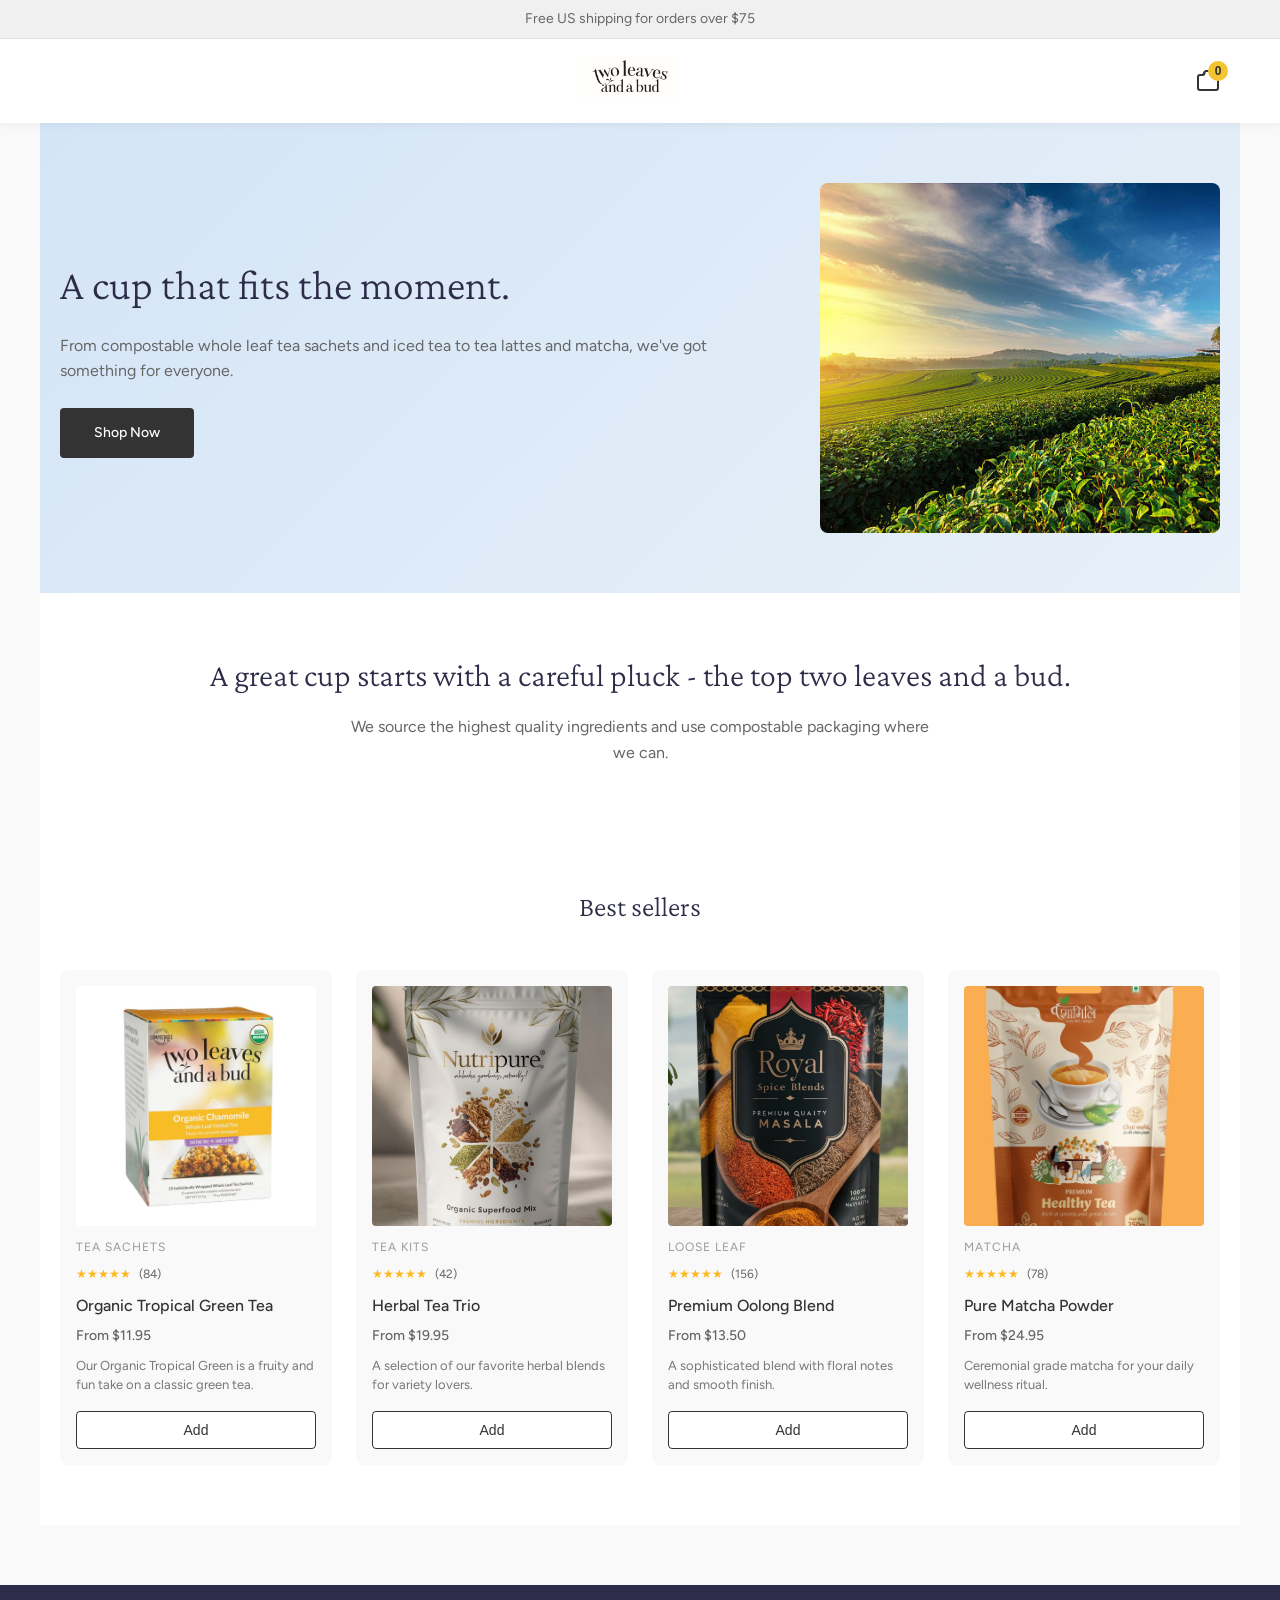
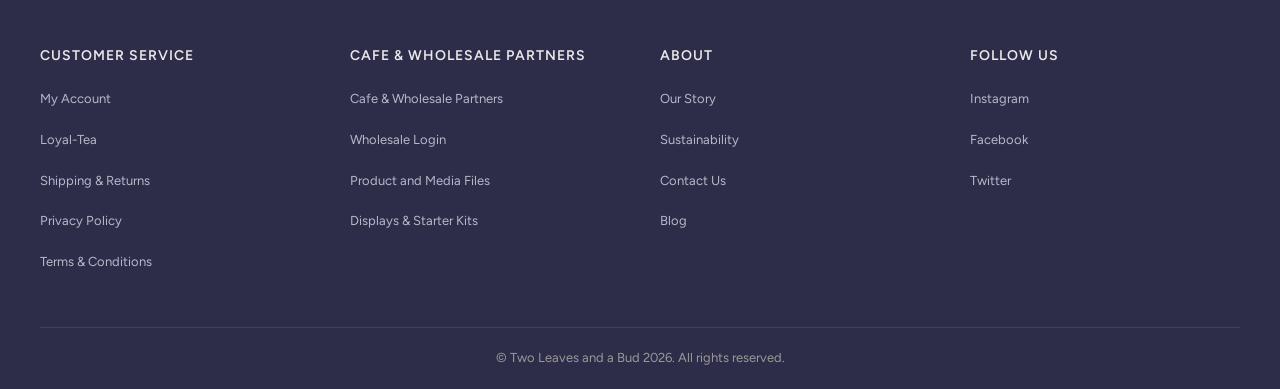
<file: twoleavestea/index.html>
<!DOCTYPE html>
<html lang="en">
<head>
    <meta charset="UTF-8">
    <meta name="viewport" content="width=device-width, initial-scale=1.0">
    <title>Two Leaves and a Bud | Organic Tea</title>
    <link rel="stylesheet" href="styles.css">
</head>
<body>
    <!-- Skip to content link -->
    <a href="#main-content" class="skip-link">Skip to content</a>

    <!-- Header -->
    <header class="header">
        <div class="announcement">Free US shipping for orders over $75</div>
        
        <nav class="navbar">
            <button class="menu-btn">
                <span></span>
                <span></span>
                <span></span>
            </button>
            
            <div class="logo-container">
                <a href="/" class="logo">
                    <img src="logo.png" alt="Two Leaves and a Bud" width="103" height="43">
                </a>
            </div>
            
            <button class="cart-btn">
                <svg width="24" height="24" viewBox="0 0 24 24" fill="none" stroke="currentColor">
                    <path d="M9 2L7 6H4C2.9 6 2 6.9 2 8V19C2 20.1 2.9 21 4 21H20C21.1 21 22 20.1 22 19V8C22 6.9 21.1 6 20 6H17L15 2M9 2H15M9 2L8 6M15 2L16 6" stroke-width="2"/>
                </svg>
                <span class="cart-count">0</span>
            </button>
        </nav>
    </header>

    <!-- Main Content -->
    <main id="main-content">
        <!-- Hero Section -->
        <section class="hero">
            <div class="hero-content">
                <h2 class="hero-heading">A cup that fits the moment.</h2>
                <p class="hero-description">From compostable whole leaf tea sachets and iced tea to tea lattes and matcha, we've got something for everyone.</p>
                <a href="#" class="btn btn-primary">Shop Now</a>
            </div>
            <div class="hero-image">
                <img src="headbg.jpg" alt="Mountain and forest landscape" class="hero-bg-image">
            </div>
        </section>

        <!-- Brand Story Section -->
        <section class="brand-story">
            <h2>A great cup starts with a careful pluck - the top two leaves and a bud.</h2>
            <p>We source the highest quality ingredients and use compostable packaging where we can.</p>
        </section>

        <!-- Best Sellers Section -->
        <section class="best-sellers">
            <h3>Best sellers</h3>
            <div class="products-grid">
                <!-- Product 1 -->
                <div class="product-card">
                    <div class="product-image">
                        <img src="tlnb1.jpg" alt="Organic Tropical Green Tea">
                    </div>
                    <div class="product-category">Tea Sachets</div>
                    <div class="product-rating">
                        <span class="stars">★★★★★</span>
                        <span class="rating-count">(84)</span>
                    </div>
                    <h4 class="product-name">Organic Tropical Green Tea</h4>
                    <p class="product-price">From $11.95</p>
                    <p class="product-description">Our Organic Tropical Green is a fruity and fun take on a classic green tea.</p>
                    <button class="btn-add">Add</button>
                </div>

                <!-- Product 2 -->
                <div class="product-card">
                    <div class="product-image">
                        <img src="tlnb2.jpg" alt="Herbal Tea Trio">
                    </div>
                    <div class="product-category">Tea Kits</div>
                    <div class="product-rating">
                        <span class="stars">★★★★★</span>
                        <span class="rating-count">(42)</span>
                    </div>
                    <h4 class="product-name">Herbal Tea Trio</h4>
                    <p class="product-price">From $19.95</p>
                    <p class="product-description">A selection of our favorite herbal blends for variety lovers.</p>
                    <button class="btn-add">Add</button>
                </div>

                <!-- Product 3 -->
                <div class="product-card">
                    <div class="product-image">
                        <img src="tlnb3.jpg" alt="Premium Oolong Blend">
                    </div>
                    <div class="product-category">Loose Leaf</div>
                    <div class="product-rating">
                        <span class="stars">★★★★★</span>
                        <span class="rating-count">(156)</span>
                    </div>
                    <h4 class="product-name">Premium Oolong Blend</h4>
                    <p class="product-price">From $13.50</p>
                    <p class="product-description">A sophisticated blend with floral notes and smooth finish.</p>
                    <button class="btn-add">Add</button>
                </div>

                <!-- Product 4 -->
                <div class="product-card">
                    <div class="product-image">
                        <img src="tlnb4.jpg" alt="Pure Matcha Powder">
                    </div>
                    <div class="product-category">Matcha</div>
                    <div class="product-rating">
                        <span class="stars">★★★★★</span>
                        <span class="rating-count">(78)</span>
                    </div>
                    <h4 class="product-name">Pure Matcha Powder</h4>
                    <p class="product-price">From $24.95</p>
                    <p class="product-description">Ceremonial grade matcha for your daily wellness ritual.</p>
                    <button class="btn-add">Add</button>
                </div>
            </div>
        </section>
    </main>

    <!-- Footer -->
    <footer class="footer">
        <div class="footer-content">
            <div class="footer-section">
                <h4>Customer Service</h4>
                <ul>
                    <li><a href="#">My Account</a></li>
                    <li><a href="#">Loyal-Tea</a></li>
                    <li><a href="#">Shipping & Returns</a></li>
                    <li><a href="#">Privacy Policy</a></li>
                    <li><a href="#">Terms & Conditions</a></li>
                </ul>
            </div>
            
            <div class="footer-section">
                <h4>Cafe & Wholesale Partners</h4>
                <ul>
                    <li><a href="#">Cafe & Wholesale Partners</a></li>
                    <li><a href="#">Wholesale Login</a></li>
                    <li><a href="#">Product and Media Files</a></li>
                    <li><a href="#">Displays & Starter Kits</a></li>
                </ul>
            </div>
            
            <div class="footer-section">
                <h4>About</h4>
                <ul>
                    <li><a href="#">Our Story</a></li>
                    <li><a href="#">Sustainability</a></li>
                    <li><a href="#">Contact Us</a></li>
                    <li><a href="#">Blog</a></li>
                </ul>
            </div>

            <div class="footer-section">
                <h4>Follow Us</h4>
                <ul>
                    <li><a href="#">Instagram</a></li>
                    <li><a href="#">Facebook</a></li>
                    <li><a href="#">Twitter</a></li>
                </ul>
            </div>
        </div>
        
        <div class="footer-bottom">
            <p>&copy; Two Leaves and a Bud 2026. All rights reserved.</p>
        </div>
    </footer>
</body>
</html>
</file>
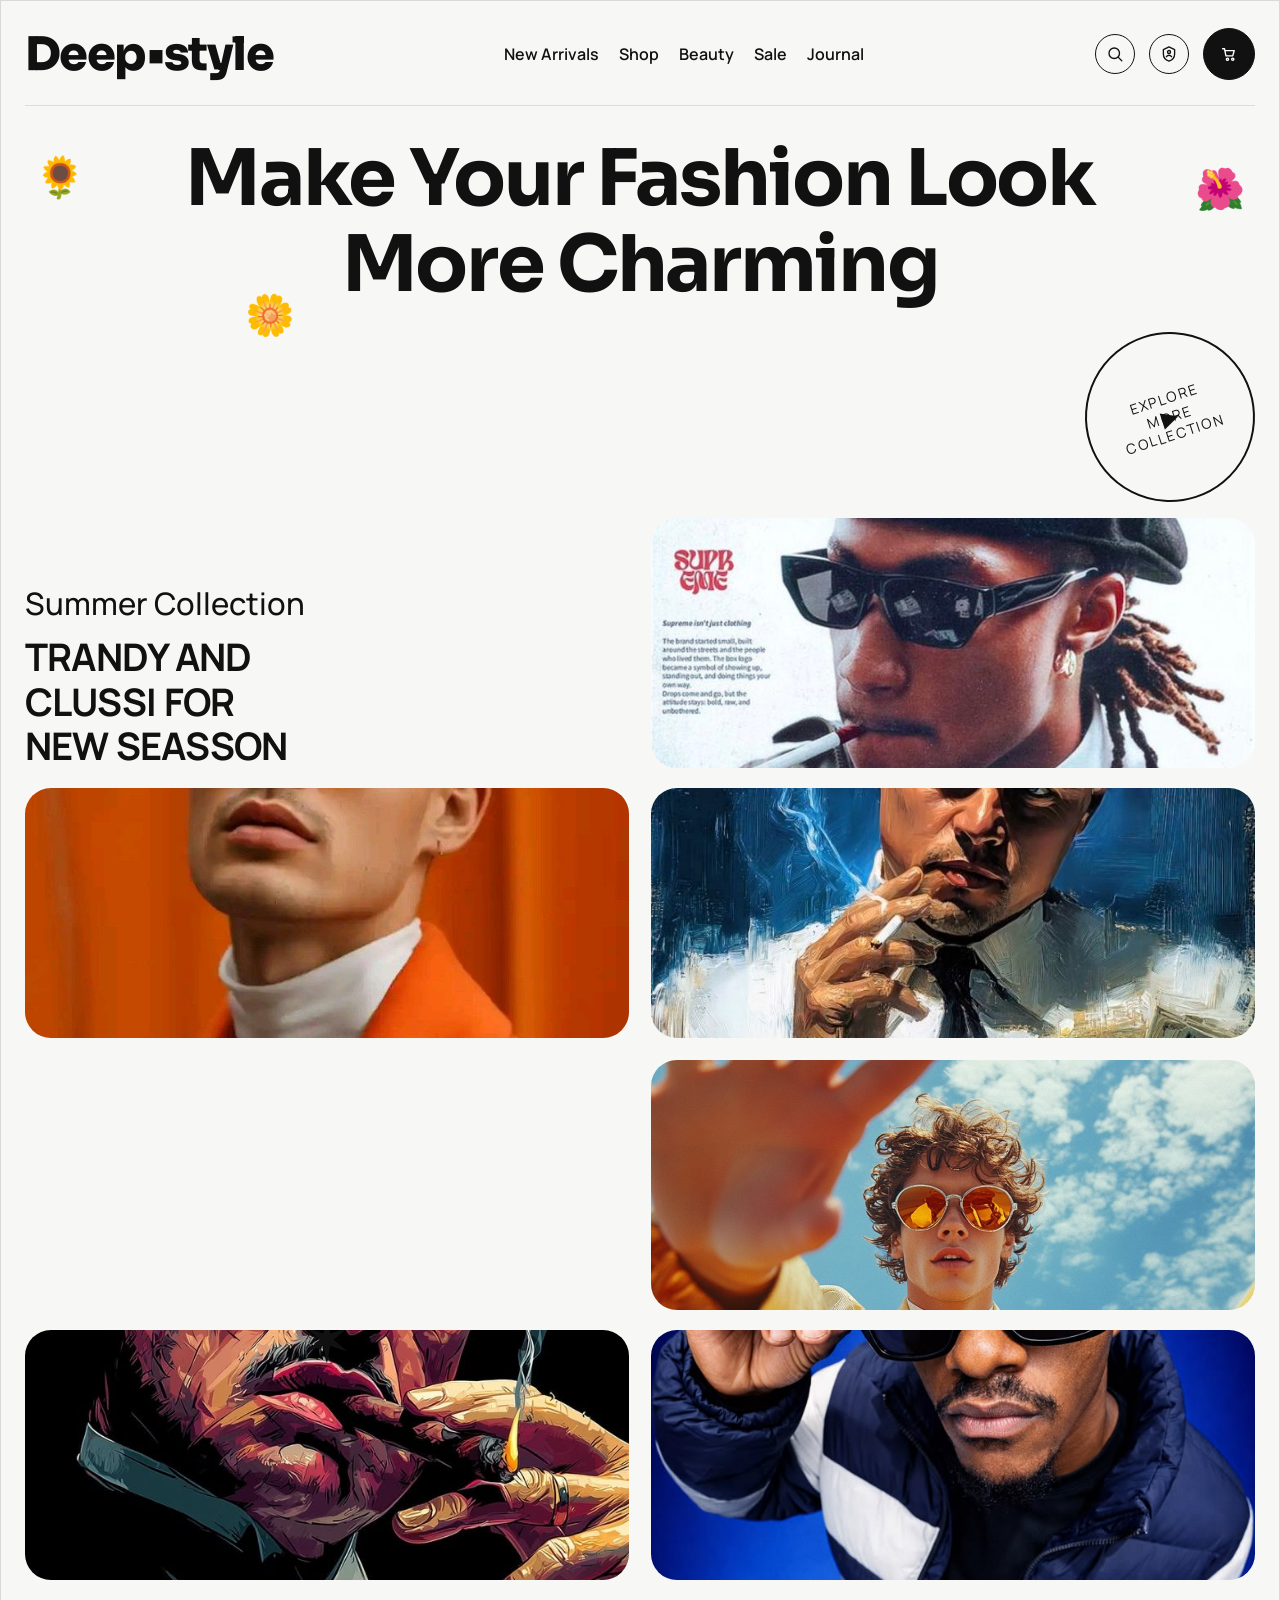
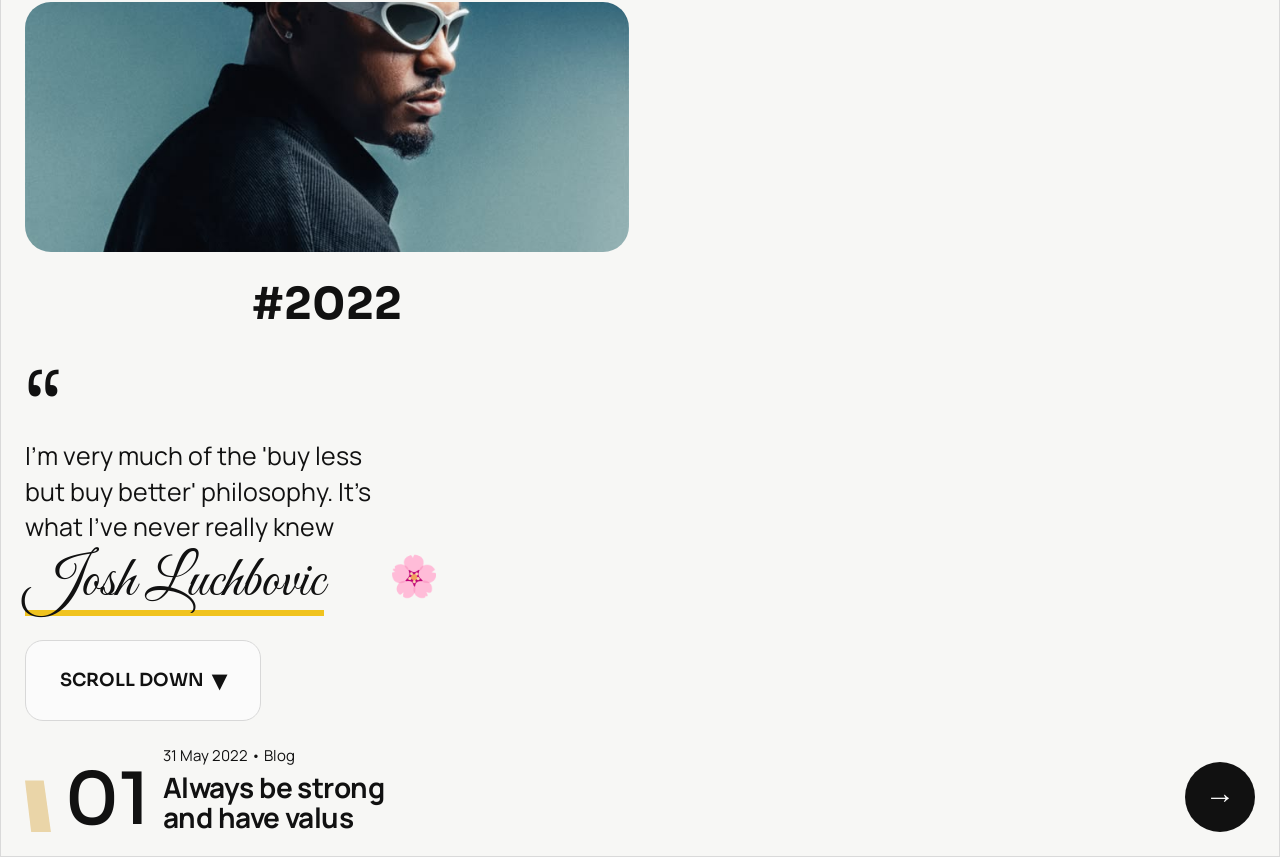
<file: assignment 4/assignment 4.3/index.html>
<!DOCTYPE html>
<html lang="en">
<head>
  <meta charset="UTF-8" />
  <meta name="viewport" content="width=device-width, initial-scale=1.0" />
  <title>Deep&bull;style Landing</title>
  <link rel="preconnect" href="https://fonts.googleapis.com" />
  <link rel="preconnect" href="https://fonts.gstatic.com" crossorigin />
  <link href="https://fonts.googleapis.com/css2?family=Great+Vibes&family=Manrope:wght@400;500;700;800&family=Sora:wght@500;700;800&display=swap" rel="stylesheet" />
  <link rel="stylesheet" href="style.css" />
</head>
<body>
  <div class="page-shell">
    <header class="topbar">
      <div class="logo">Deep<span>&bull;</span>style</div>
      <nav class="main-nav" aria-label="Primary">
        <a href="#">New Arrivals</a>
        <a href="#">Shop</a>
        <a href="#">Beauty</a>
        <a href="#">Sale</a>
        <a href="#">Journal</a>
      </nav>
      <div class="top-actions" aria-label="Actions">
        <button class="icon-btn" aria-label="Search">
          <svg viewBox="0 0 24 24" aria-hidden="true"><circle cx="11" cy="11" r="7"></circle><line x1="16.5" y1="16.5" x2="21" y2="21"></line></svg>
        </button>
        <button class="icon-btn" aria-label="Account">
          <svg viewBox="0 0 24 24" aria-hidden="true"><path d="M12 2.5 4.5 6.2V12c0 5.3 3.6 8.2 7.5 9.5 3.9-1.3 7.5-4.2 7.5-9.5V6.2L12 2.5Z"></path><circle cx="12" cy="9.3" r="2"></circle><path d="M8.6 15.6c.9-1.4 2-2 3.4-2s2.5.6 3.4 2"></path></svg>
        </button>
        <button class="cart-btn" aria-label="Cart">
          <svg viewBox="0 0 24 24" aria-hidden="true"><path d="M3.5 5H6l1.9 9.4h9.1l2-7H7.2"></path><circle cx="10" cy="19" r="1.5"></circle><circle cx="17" cy="19" r="1.5"></circle></svg>
        </button>
      </div>
    </header>

    <hr class="rule" />

    <main>
      <section class="hero">
        <p class="emoji flower-a" aria-hidden="true">&#127803;</p>
        <p class="emoji flower-b" aria-hidden="true">&#127804;</p>
        <p class="emoji flower-c" aria-hidden="true">&#127802;</p>
        <h1>Make Your Fashion Look<br />More Charming</h1>
      </section>

      <section class="showcase" aria-label="Fashion collage">
        <a class="explore-wheel" href="#" aria-label="Explore more collections">
          <span>EXPLORE MORE COLLECTION</span>
          <i>&#9654;</i>
        </a>

        <div class="columns">
          <div class="lane lane-a">
            <aside class="season-copy">
              <p>Summer Collection</p>
              <h2>TRANDY AND<br />CLUSSI FOR<br />NEW SEASSON</h2>
            </aside>
            <article class="card card-1"><img src="./hero 4.jpg" alt="Model in striped sleeves" /></article>
          </div>

          <div class="lane lane-b">
            <article class="card card-2"><img src="./L1.jpg" alt="Model in blue and white shirt" /></article>
            <article class="card card-3"><img src="./L2.jpg" alt="Portrait with cap and orange jacket" /></article>
          </div>

          <div class="lane lane-c">
            <article class="card card-main">
              <p class="star" aria-hidden="true">&#10038;</p>
              <img src="./L3.jpg" alt="Main model in pink shirt" />
            </article>
          </div>

          <div class="lane lane-d">
            <article class="card card-4"><img src="./r1.jpg" alt="Model in purple hoodie" /></article>
            <article class="card card-5"><img src="./r2.jpg" alt="Model in white sweatshirt" /></article>
          </div>

          <div class="lane lane-e">
            <article class="card card-6"><img src="./r3.jpg" alt="Model in red beanie" /></article>
            <p class="year">#2022</p>
          </div>
        </div>
      </section>

      <section class="bottom-strip">
        <div class="quote-block">
          <p class="quote-mark">&ldquo;</p>
          <p class="quote-text">I'm very much of the 'buy less but buy better' philosophy. It's what I've never really knew</p>
          <p class="signature">Josh Luchbovic</p>
          <p class="emoji flower-d" aria-hidden="true">&#127800;</p>
        </div>

        <button class="scroll-btn" type="button">SCROLL DOWN <span>&#9662;</span></button>

        <article class="blog-card">
          <p class="pin" aria-hidden="true"></p>
          <p class="index">01</p>
          <div>
            <p class="meta">31 May 2022 &bull; Blog</p>
            <h3>Always be strong<br />and have valus</h3>
          </div>
          <button class="next" type="button" aria-label="Read next">&#8594;</button>
        </article>
      </section>
    </main>
  </div>
</body>
</html>
</file>
<file: twoleavestea/styles.css>
/* ============================================
   FONT IMPORTS
   ============================================ */

@import url('https://fonts.googleapis.com/css2?family=Figtree:wght@300;400;500;600;700&display=swap');
@import url('https://fonts.googleapis.com/css2?family=Roboto+Mono:wght@400;500&display=swap');
@import url('https://fonts.googleapis.com/css2?family=Crimson+Pro:wght@300;400;500;700&display=swap');

/* ============================================
   GENERAL STYLES
   ============================================ */

* {
    margin: 0;
    padding: 0;
    box-sizing: border-box;
}

body {
    font-family: 'Figtree', sans-serif;
    line-height: 1.6;
    color: #333;
    background-color: #f9f9f9;
    font-size: 18px;
    font-weight: 400;
}

html {
    scroll-behavior: smooth;
}

/* Skip to content link */
.skip-link {
    position: absolute;
    top: -9999px;
    left: -9999px;
    z-index: 999;
}

.skip-link:focus {
    top: 0;
    left: 0;
    background: #333;
    color: white;
    padding: 10px;
}

a {
    text-decoration: none;
    color: inherit;
}

/* ============================================
   HEADER & NAVIGATION
   ============================================ */

.header {
    background: white;
    box-shadow: 0 2px 8px rgba(0,0,0,0.05);
    position: sticky;
    top: 0;
    z-index: 100;
}

.announcement {
    background: #f0f0f0;
    color: #666;
    text-align: center;
    padding: 8px 16px;
    font-size: 14px;
    border-bottom: 1px solid #e0e0e0;
}

.navbar {
    display: flex;
    justify-content: space-between;
    align-items: center;
    padding: 16px 20px;
    max-width: 1200px;
    margin: 0 auto;
}

.menu-btn {
    display: none;
    flex-direction: column;
    background: none;
    border: none;
    cursor: pointer;
    padding: 8px;
}

.menu-btn span {
    width: 24px;
    height: 2px;
    background: #333;
    margin: 4px 0;
    transition: 0.3s;
}

.logo-container {
    flex: 1;
    text-align: center;
}

.logo {
    display: inline-block;
    text-decoration: none;
}

.logo img {
    height: 43px;
    width: auto;
    display: block;
}

.cart-btn {
    background: none;
    border: none;
    cursor: pointer;
    display: flex;
    align-items: center;
    gap: 8px;
    position: relative;
    color: #333;
    font-size: 16px;
}

.cart-count {
    position: absolute;
    top: -8px;
    right: -8px;
    background: #F4C430;
    color: #333;
    border-radius: 50%;
    width: 20px;
    height: 20px;
    display: flex;
    align-items: center;
    justify-content: center;
    font-size: 12px;
    font-weight: bold;
}

/* Mobile Menu Button */
@media (max-width: 768px) {
    .menu-btn {
        display: flex;
    }

    .navbar {
        padding: 12px 16px;
    }

    .logo h1 {
        font-size: 16px;
    }
}

/* ============================================
   HERO SECTION
   ============================================ */

.hero {
    background: linear-gradient(135deg, #D4E5F7 0%, #E8F0F8 100%);
    padding: 60px 20px;
    display: flex;
    align-items: center;
    justify-content: space-between;
    max-width: 1200px;
    margin: 0 auto;
    gap: 40px;
}

.hero-content {
    flex: 1;
    min-width: 300px;
}

.hero-heading {
    font-family: 'Crimson Pro', serif;
    font-size: 42px;
    font-weight: 300;
    margin-bottom: 20px;
    line-height: 1.3;
    color: #2D2D4A;
}

.hero-description {
    font-size: 16px;
    color: #666;
    margin-bottom: 24px;
    line-height: 1.6;
}

.btn {
    display: inline-block;
    padding: 12px 32px;
    border: 2px solid #333;
    border-radius: 4px;
    font-size: 14px;
    font-weight: 500;
    text-decoration: none;
    cursor: pointer;
    transition: all 0.3s ease;
}

.btn-primary {
    background: #333;
    color: white;
    border-color: #333;
}

.btn-primary:hover {
    background: #555;
    border-color: #555;
}

.hero-image {
    flex: 1;
    min-width: 300px;
    max-width: 400px;
    height: 350px;
    border-radius: 8px;
    overflow: hidden;
}

.hero-bg-image {
    width: 100%;
    height: 100%;
    object-fit: cover;
    display: block;
}

@media (max-width: 768px) {
    .hero {
        flex-direction: column;
        padding: 40px 20px;
    }

    .hero-heading {
        font-size: 32px;
    }

    .hero-image {
        max-width: 100%;
    }
}

/* ============================================
   BRAND STORY SECTION
   ============================================ */

.brand-story {
    background: white;
    padding: 60px 20px;
    text-align: center;
    max-width: 1200px;
    margin: 0 auto;
}

.brand-story h2 {
    font-family: 'Crimson Pro', serif;
    font-size: 32px;
    font-weight: 300;
    color: #2D2D4A;
    margin-bottom: 16px;
    line-height: 1.4;
}

.brand-story p {
    font-size: 16px;
    color: #666;
    max-width: 600px;
    margin: 0 auto;
}

@media (max-width: 768px) {
    .brand-story {
        padding: 40px 20px;
    }

    .brand-story h2 {
        font-size: 24px;
    }
}

/* ============================================
   BEST SELLERS SECTION
   ============================================ */

.best-sellers {
    padding: 60px 20px;
    background: white;
    max-width: 1200px;
    margin: 0 auto;
}

.best-sellers h3 {
    font-family: 'Crimson Pro', serif;
    font-size: 28px;
    font-weight: 300;
    margin-bottom: 40px;
    color: #2D2D4A;
    text-align: center;
}

.products-grid {
    display: grid;
    grid-template-columns: repeat(auto-fit, minmax(250px, 1fr));
    gap: 24px;
}

/* ============================================
   PRODUCT CARD
   ============================================ */

.product-card {
    background: #f9f9f9;
    border-radius: 8px;
    overflow: hidden;
    transition: transform 0.3s ease, box-shadow 0.3s ease;
    padding: 16px;
}

.product-card:hover {
    transform: translateY(-4px);
    box-shadow: 0 8px 16px rgba(0,0,0,0.1);
}

.product-image {
    width: 100%;
    aspect-ratio: 1;
    background: #e8e8e8;
    border-radius: 4px;
    margin-bottom: 12px;
    overflow: hidden;
}

.product-image img {
    width: 100%;
    height: 100%;
    object-fit: cover;
}

.image-placeholder {
    width: 100%;
    height: 100%;
    display: flex;
    align-items: center;
    justify-content: center;
    color: #999;
    background: linear-gradient(135deg, #e8e8e8 0%, #f0f0f0 100%);
    font-size: 14px;
}

.product-category {
    font-size: 12px;
    color: #999;
    text-transform: uppercase;
    letter-spacing: 1px;
    margin-bottom: 8px;
}

.product-rating {
    display: flex;
    align-items: center;
    gap: 8px;
    margin-bottom: 12px;
    font-size: 14px;
}

.stars {
    color: #FFB81C;
    font-size: 12px;
}

.rating-count {
    color: #666;
    font-size: 12px;
}

.product-name {
    font-family: 'Figtree', sans-serif;
    font-size: 16px;
    font-weight: 500;
    color: #333;
    margin-bottom: 8px;
    line-height: 1.3;
}

.product-price {
    font-size: 14px;
    color: #666;
    margin-bottom: 8px;
    font-weight: 500;
}

.product-description {
    font-size: 13px;
    color: #777;
    margin-bottom: 16px;
    line-height: 1.5;
}

.btn-add {
    width: 100%;
    padding: 10px;
    background: white;
    border: 1px solid #333;
    border-radius: 4px;
    font-size: 14px;
    font-weight: 500;
    cursor: pointer;
    color: #333;
    transition: all 0.3s ease;
}

.btn-add:hover {
    background: #333;
    color: white;
}

@media (max-width: 768px) {
    .best-sellers {
        padding: 40px 20px;
    }

    .products-grid {
        grid-template-columns: repeat(auto-fit, minmax(160px, 1fr));
        gap: 16px;
    }

    .best-sellers h3 {
        font-size: 22px;
        margin-bottom: 24px;
    }
}

/* ============================================
   FOOTER
   ============================================ */

.footer {
    background: #2D2D4A;
    color: #B8B8C8;
    padding: 60px 20px 20px;
    margin-top: 60px;
}

.footer-content {
    display: grid;
    grid-template-columns: repeat(auto-fit, minmax(200px, 1fr));
    gap: 40px;
    max-width: 1200px;
    margin: 0 auto 40px;
}

.footer-section h4 {
    font-family: 'Figtree', sans-serif;
    color: #E8E8E8;
    font-size: 14px;
    font-weight: 600;
    margin-bottom: 16px;
    text-transform: uppercase;
    letter-spacing: 1px;
}

.footer-section ul {
    list-style: none;
}

.footer-section li {
    margin-bottom: 12px;
}

.footer-section a {
    color: #B8B8C8;
    font-size: 13px;
    transition: color 0.3s ease;
}

.footer-section a:hover {
    color: #E8E8E8;
}

.footer-bottom {
    border-top: 1px solid #444;
    padding-top: 20px;
    text-align: center;
    font-size: 13px;
    color: #999;
    max-width: 1200px;
    margin: 0 auto;
}

@media (max-width: 768px) {
    .footer {
        padding: 40px 20px 20px;
    }

    .footer-content {
        grid-template-columns: repeat(2, 1fr);
        gap: 24px;
    }

    .footer-section h4 {
        font-size: 12px;
        margin-bottom: 12px;
    }

    .footer-section a {
        font-size: 12px;
    }
}

/* ============================================
   MAIN CONTENT CONTAINER
   ============================================ */

main {
    min-height: calc(100vh - 200px);
}

/* ============================================
   RESPONSIVE & UTILITIES
   ============================================ */

@media (max-width: 480px) {
    .hero-heading {
        font-size: 28px;
    }

    .brand-story h2 {
        font-size: 20px;
    }

    .announcement {
        font-size: 12px;
    }

    .logo h1 {
        font-size: 14px;
    }

    .products-grid {
        grid-template-columns: repeat(auto-fit, minmax(140px, 1fr));
    }
}
</file>
<file: assignment 4/assignment 4.3/style.css>
:root {
  --paper: #f7f7f5;
  --ink: #111111;
  --line: #dddddd;
  --card-radius: 26px;
}

* {
  box-sizing: border-box;
  margin: 0;
  padding: 0;
}

body {
  background: #ffffff;
  color: var(--ink);
  font-family: "Manrope", sans-serif;
}

.page-shell {
  max-width: 1370px;
  margin: 0 auto;
  border: 1px solid #d9d9d9;
  background: var(--paper);
  padding: 30px 56px 46px;
}

.topbar {
  display: flex;
  align-items: center;
  justify-content: space-between;
  gap: 26px;
}

.logo {
  font-family: "Sora", sans-serif;
  font-size: 46px;
  font-weight: 800;
  letter-spacing: -0.035em;
}

.main-nav {
  display: flex;
  gap: 42px;
}

.main-nav a {
  text-decoration: none;
  color: var(--ink);
  font-size: 18px;
  font-weight: 600;
}

.top-actions {
  display: flex;
  align-items: center;
  gap: 14px;
}

.icon-btn,
.cart-btn {
  width: 40px;
  height: 40px;
  border: 1.5px solid var(--ink);
  background: transparent;
  border-radius: 999px;
  display: grid;
  place-items: center;
}

.cart-btn {
  width: 52px;
  height: 52px;
  border-color: #111;
  background: #111;
}

.top-actions svg {
  width: 18px;
  height: 18px;
  fill: none;
  stroke: var(--ink);
  stroke-width: 1.8;
  stroke-linecap: round;
  stroke-linejoin: round;
}

.cart-btn svg {
  stroke: #fff;
}

.rule {
  border: 0;
  border-top: 1px solid var(--line);
  margin: 22px 0 30px;
}

.hero {
  position: relative;
  text-align: center;
}

.hero h1 {
  font-family: "Sora", sans-serif;
  font-size: clamp(44px, 6.1vw, 78px);
  line-height: 1.1;
  letter-spacing: -0.03em;
}

.emoji {
  position: absolute;
  font-size: 40px;
}

.flower-a {
  left: 10px;
  top: 12px;
}

.flower-b {
  left: 220px;
  top: 150px;
}

.flower-c {
  right: 10px;
  top: 24px;
}

.showcase {
  position: relative;
  margin-top: 24px;
}

.columns {
  display: flex;
  gap: 22px;
  align-items: flex-end;
}

.lane {
  display: flex;
  flex-direction: column;
  gap: 20px;
}

.lane-a {
  width: 230px;
}

.lane-b {
  width: 230px;
}

.lane-c {
  width: 270px;
}

.lane-d {
  width: 220px;
}

.lane-e {
  width: 210px;
  padding-top: 96px;
}

.season-copy p {
  font-size: 31px;
  font-weight: 500;
  margin-bottom: 10px;
}

.season-copy h2 {
  font-size: 52px;
  font-weight: 700;
  line-height: 1.17;
  letter-spacing: -0.02em;
}

.card {
  border-radius: var(--card-radius);
  overflow: hidden;
  position: relative;
}

.card img {
  width: 100%;
  height: 100%;
  object-fit: cover;
  display: block;
}

.card-1 {
  height: 245px;
}

.card-2 {
  height: 170px;
}

.card-3 {
  height: 245px;
}

.card-main {
  height: 515px;
}

.card-main .star {
  position: absolute;
  top: -23px;
  left: 50%;
  transform: translateX(-50%);
  font-size: 64px;
  line-height: 1;
  z-index: 2;
}

.card-4 {
  height: 245px;
}

.card-5 {
  height: 165px;
}

.card-6 {
  height: 245px;
}

.explore-wheel {
  position: absolute;
  right: 0;
  top: -112px;
  width: 170px;
  height: 170px;
  border: 2px solid #111;
  border-radius: 999px;
  color: #111;
  text-decoration: none;
  transform: rotate(-25deg);
  display: grid;
  place-items: center;
}

.explore-wheel span {
  max-width: 122px;
  text-align: center;
  letter-spacing: 0.14em;
  font-size: 14px;
  line-height: 1.35;
}

.explore-wheel i {
  position: absolute;
  font-style: normal;
  font-size: 22px;
}

.year {
  text-align: center;
  font-family: "Sora", sans-serif;
  font-size: 58px;
  font-weight: 700;
  margin-top: 4px;
}

.bottom-strip {
  margin-top: 38px;
  display: grid;
  grid-template-columns: 1fr auto 1fr;
  gap: 30px;
  align-items: end;
}

.quote-block {
  max-width: 380px;
  position: relative;
}

.quote-mark {
  font-family: "Sora", sans-serif;
  font-size: 86px;
  line-height: 0.8;
}

.quote-text {
  font-size: 35px;
  line-height: 1.42;
}

.signature {
  font-family: "Great Vibes", cursive;
  font-size: 74px;
  margin-top: 10px;
  line-height: 0.95;
  width: fit-content;
  border-bottom: 6px solid #f0c31e;
}

.flower-d {
  right: -34px;
  bottom: 14px;
  font-size: 40px;
}

.scroll-btn {
  border: 1px solid #d8d8d8;
  border-radius: 18px;
  background: #fbfbfb;
  color: #111;
  font-family: "Sora", sans-serif;
  font-size: 23px;
  font-weight: 600;
  padding: 22px 34px;
  display: flex;
  gap: 8px;
  align-items: center;
}

.scroll-btn span {
  font-size: 28px;
}

.blog-card {
  display: grid;
  grid-template-columns: auto auto 1fr auto;
  align-items: end;
  gap: 14px;
}

.pin {
  width: 26px;
  height: 52px;
  background: #ead5a8;
  clip-path: polygon(0 0, 72% 0, 100% 100%, 24% 100%);
}

.index {
  font-family: "Sora", sans-serif;
  font-size: 72px;
  font-weight: 500;
  line-height: 0.9;
}

.meta {
  font-size: 20px;
  margin-bottom: 6px;
}

.blog-card h3 {
  font-size: 42px;
  line-height: 1.08;
  letter-spacing: -0.02em;
}

.next {
  width: 70px;
  height: 70px;
  border: 0;
  border-radius: 999px;
  background: #111;
  color: #fff;
  font-size: 30px;
}

@media (max-width: 1290px) {
  .page-shell {
    padding: 24px;
  }

  .main-nav {
    gap: 20px;
    flex-wrap: wrap;
  }

  .main-nav a {
    font-size: 16px;
  }

  .columns {
    flex-wrap: wrap;
  }

  .lane-a,
  .lane-b,
  .lane-c,
  .lane-d,
  .lane-e {
    width: calc(50% - 11px);
    padding-top: 0;
  }

  .card-main,
  .card-1,
  .card-2,
  .card-3,
  .card-4,
  .card-5,
  .card-6 {
    height: 250px;
  }

  .season-copy h2 {
    font-size: 38px;
  }

  .explore-wheel {
    position: static;
    margin: 0 0 16px auto;
    transform: rotate(-18deg);
  }

  .year {
    font-size: 44px;
  }

  .bottom-strip {
    grid-template-columns: 1fr;
    gap: 24px;
  }

  .quote-text {
    font-size: 25px;
  }

  .signature {
    font-size: 58px;
  }

  .scroll-btn {
    justify-self: start;
    font-size: 18px;
  }

  .meta {
    font-size: 15px;
  }

  .blog-card h3 {
    font-size: 28px;
  }
}

@media (max-width: 720px) {
  .topbar {
    flex-wrap: wrap;
  }

  .logo {
    font-size: 34px;
  }

  .hero h1 {
    font-size: 38px;
  }

  .emoji,
  .flower-d {
    display: none;
  }

  .lane-a,
  .lane-b,
  .lane-c,
  .lane-d,
  .lane-e {
    width: 100%;
  }

  .season-copy p {
    font-size: 18px;
  }

  .season-copy h2 {
    font-size: 28px;
  }

  .blog-card {
    grid-template-columns: 1fr auto;
  }

  .pin,
  .index {
    display: none;
  }
}
</file>
